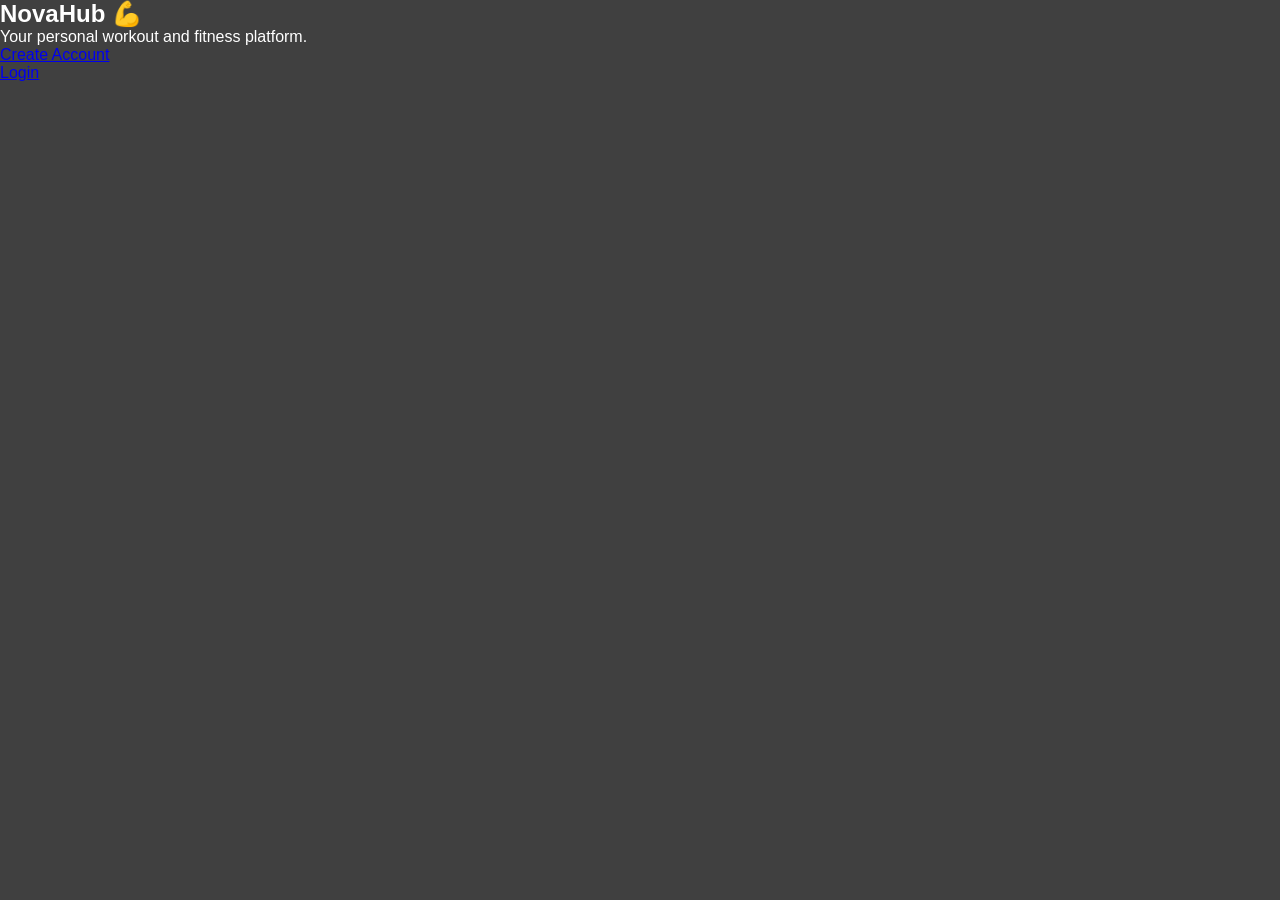
<file: index.html>
<!DOCTYPE html>
<html>

<head>

<title>NovaHub</title>

<link rel="stylesheet" href="style.css">

</head>


<body>


<section class="hero">


<h1>
NovaHub 💪
</h1>


<p>
Your personal workout and fitness platform.
</p>



<a class="btn" href="signup.html">
Create Account
</a>


<br>


<a class="btn" href="login.html">
Login
</a>



</section>



</body>

</html>
</file>
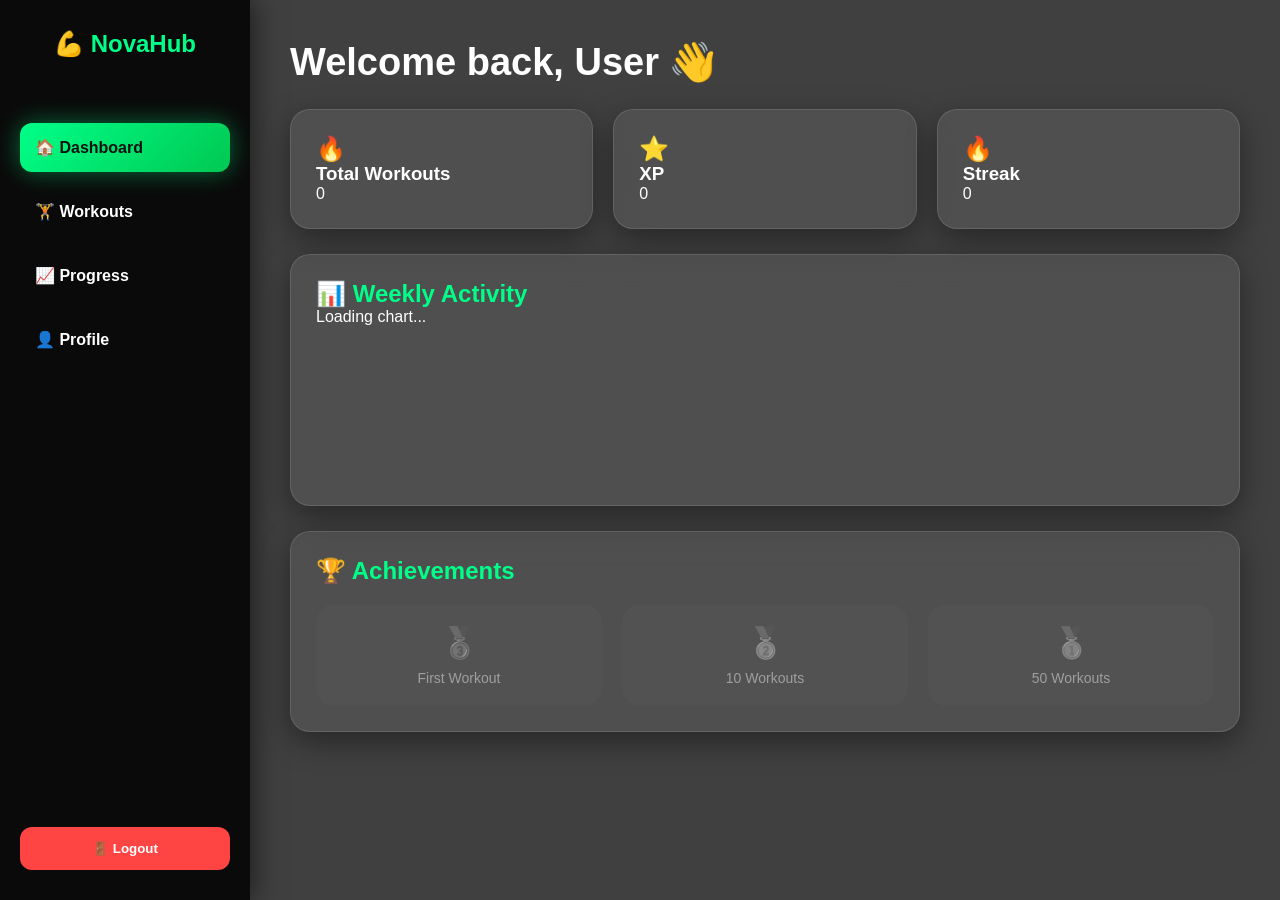
<file: dashboard.html>
<!DOCTYPE html>
<html lang="en">

<head>

<meta charset="UTF-8">

<meta name="viewport" content="width=device-width, initial-scale=1.0">

<title>NovaHub Dashboard</title>

<link rel="stylesheet" href="style.css">

</head>


<body>


<div class="dashboard">



<!-- SIDEBAR -->

<aside class="sidebar">


<h2>💪 NovaHub</h2>



<nav>


<a href="dashboard.html">
🏠 Dashboard
</a>


<a href="workouts.html">
🏋️ Workouts
</a>


<a href="progress.html">
📈 Progress
</a>


<a href="profile.html">
👤 Profile
</a>


</nav>



<button onclick="logout()">

🚪 Logout

</button>



</aside>







<!-- PAGE CONTENT -->

<main class="content">



<h1>
Welcome back,
<span id="username">
User
</span>
👋
</h1>



<section class="cards">


<div class="card">

<h2>🔥</h2>

<h3>Total Workouts</h3>

<p id="workoutCount">
0
</p>

</div>



<div class="card">

<h2>⭐</h2>

<h3>XP</h3>

<p id="points">
0
</p>

</div>




<div class="card">

<h2>🔥</h2>

<h3>Streak</h3>

<p id="streakCount">
0
</p>

</div>


</section>





<section class="card full-card">


<h2>
📊 Weekly Activity
</h2>


<div class="chart-container">


<p id="chartLoading">
Loading chart...
</p>


<canvas id="weeklyChart"></canvas>


</div>


</section>







<section class="card full-card">


<h2>
🏆 Achievements
</h2>


<div class="achievement-grid">


<div class="badge locked">
🥉
<span>
First Workout
</span>
</div>



<div class="badge locked">
🥈
<span>
10 Workouts
</span>
</div>



<div class="badge locked">
🥇
<span>
50 Workouts
</span>
</div>



</div>


</section>





</main>



</div>





<script src="dashboard.js"></script>

<script src="sidebar.js"></script>


</body>

</html>
</file>
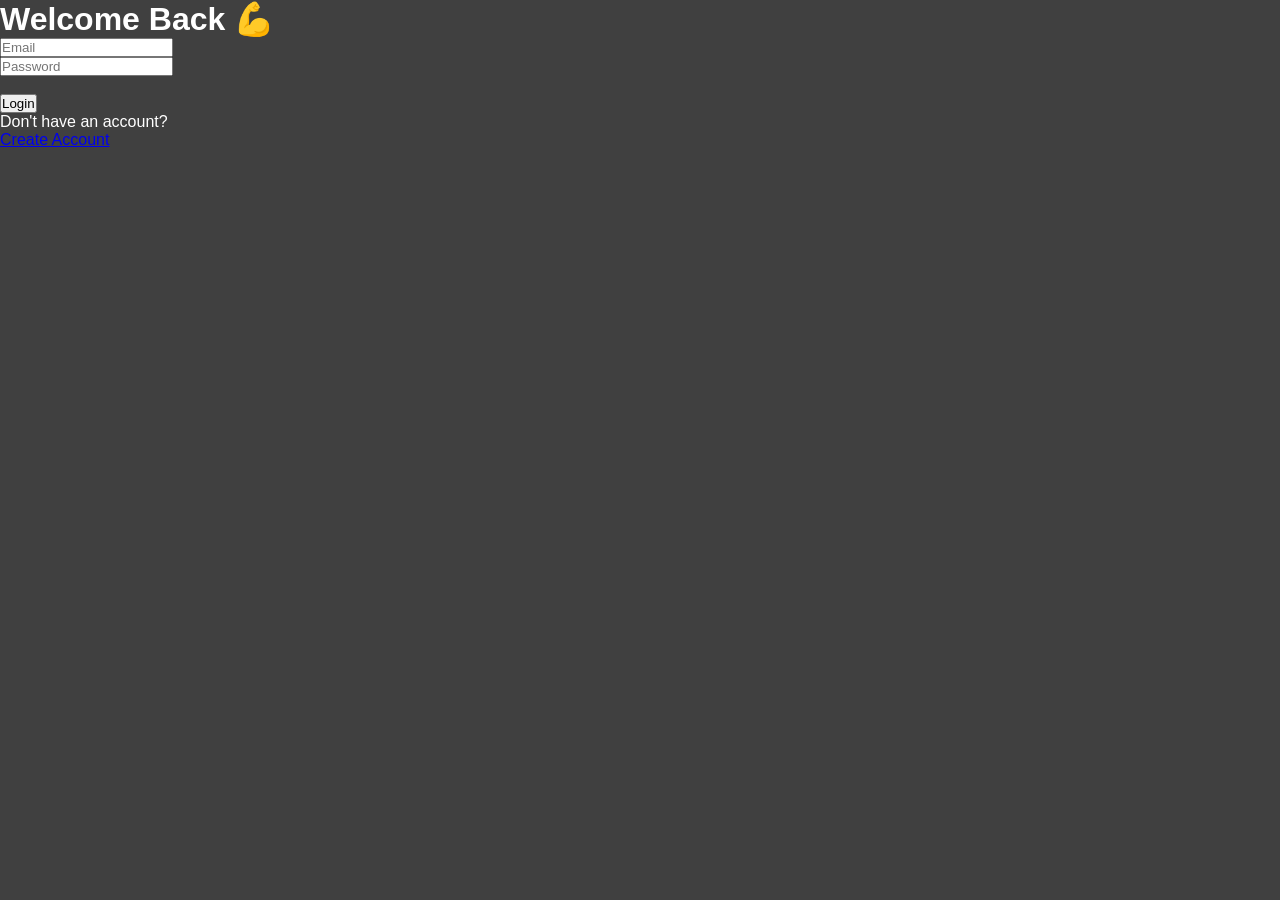
<file: login.html>
<!DOCTYPE html>
<html>

<head>

<title>NovaHub Login</title>

<link rel="stylesheet" href="style.css">

</head>


<body>


<div class="auth-page">


<div class="auth-box">


<h1>
Welcome Back 💪
</h1>



<input 
id="email"
type="email"
placeholder="Email"
>



<br>


<input 
id="password"
type="password"
placeholder="Password"
>



<br><br>


<button onclick="login()">
Login
</button>



<p>
Don't have an account?
</p>


<a href="signup.html">
Create Account
</a>



</div>


</div>



<script src="login.js"></script>


</body>

</html>
</file>
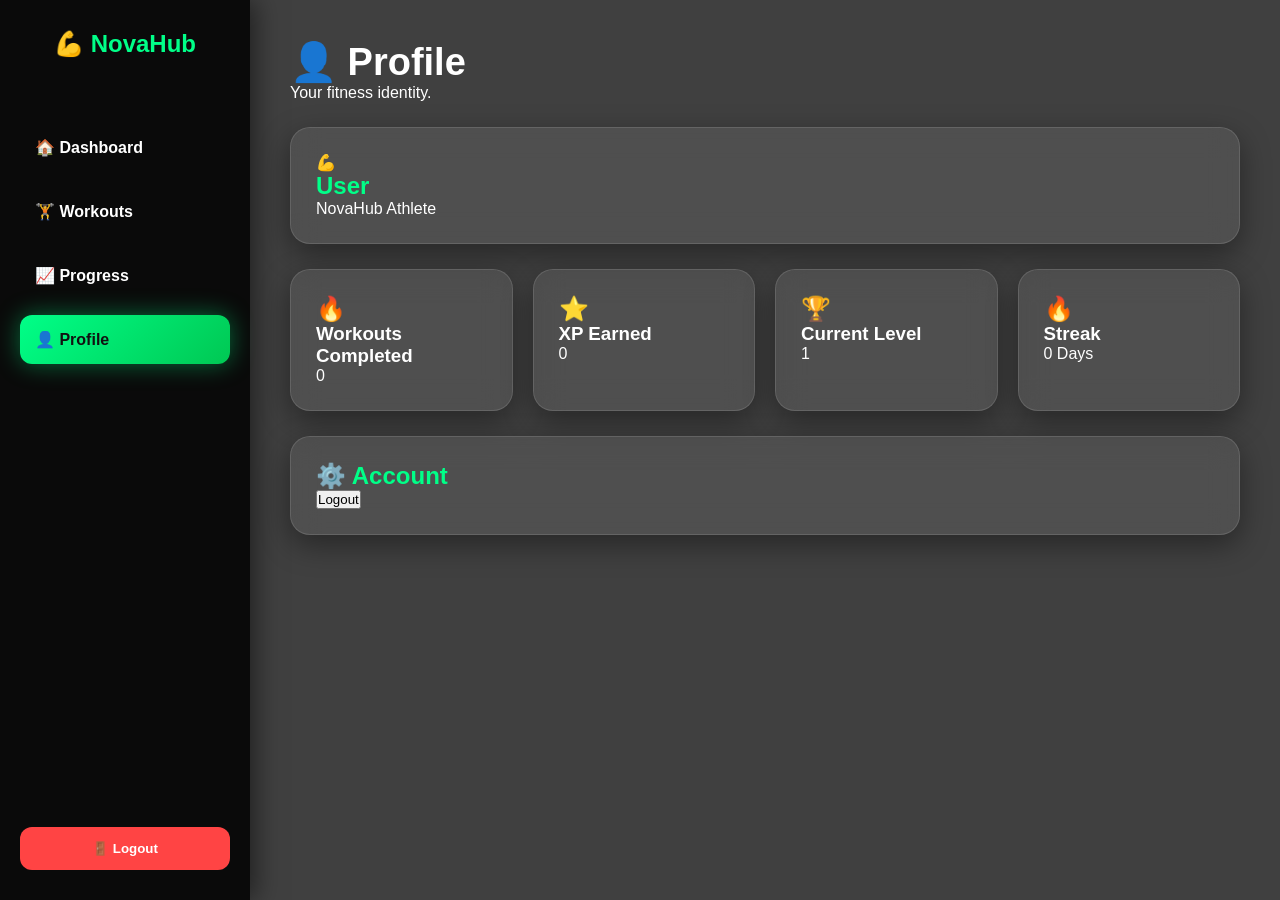
<file: profile.html>
<!DOCTYPE html>
<html lang="en">

<head>

<meta charset="UTF-8">

<meta name="viewport" content="width=device-width, initial-scale=1.0">

<title>NovaHub Profile</title>

<link rel="stylesheet" href="style.css">

</head>


<body>


<div class="dashboard">





<!-- SIDEBAR -->


<aside class="sidebar">


<h2>💪 NovaHub</h2>



<nav>


<a href="dashboard.html">
🏠 Dashboard
</a>



<a href="workouts.html">
🏋️ Workouts
</a>



<a href="progress.html">
📈 Progress
</a>



<a href="profile.html">
👤 Profile
</a>



</nav>



<button onclick="logout()">

🚪 Logout

</button>



</aside>








<!-- PROFILE CONTENT -->


<main class="content">



<h1>
👤 Profile
</h1>


<p>
Your fitness identity.
</p>








<section class="card profile-card">



<div class="profile-icon">

💪

</div>




<h2 id="profileName">

User

</h2>



<p>
NovaHub Athlete
</p>



</section>








<section class="cards">



<div class="card">

<h2>🔥</h2>

<h3>
Workouts Completed
</h3>


<p id="profileWorkouts">

0

</p>


</div>







<div class="card">

<h2>⭐</h2>

<h3>
XP Earned
</h3>


<p id="profileXP">

0

</p>


</div>







<div class="card">

<h2>🏆</h2>

<h3>
Current Level
</h3>


<p id="profileLevel">

1

</p>


</div>







<div class="card">

<h2>🔥</h2>

<h3>
Streak
</h3>


<p id="profileStreak">

0 Days

</p>


</div>



</section>









<section class="card full-card">


<h2>
⚙️ Account
</h2>


<button onclick="logout()">

Logout

</button>


</section>







</main>




</div>







<script src="profile.js"></script>

<script src="sidebar.js"></script>


</body>

</html>
</file>
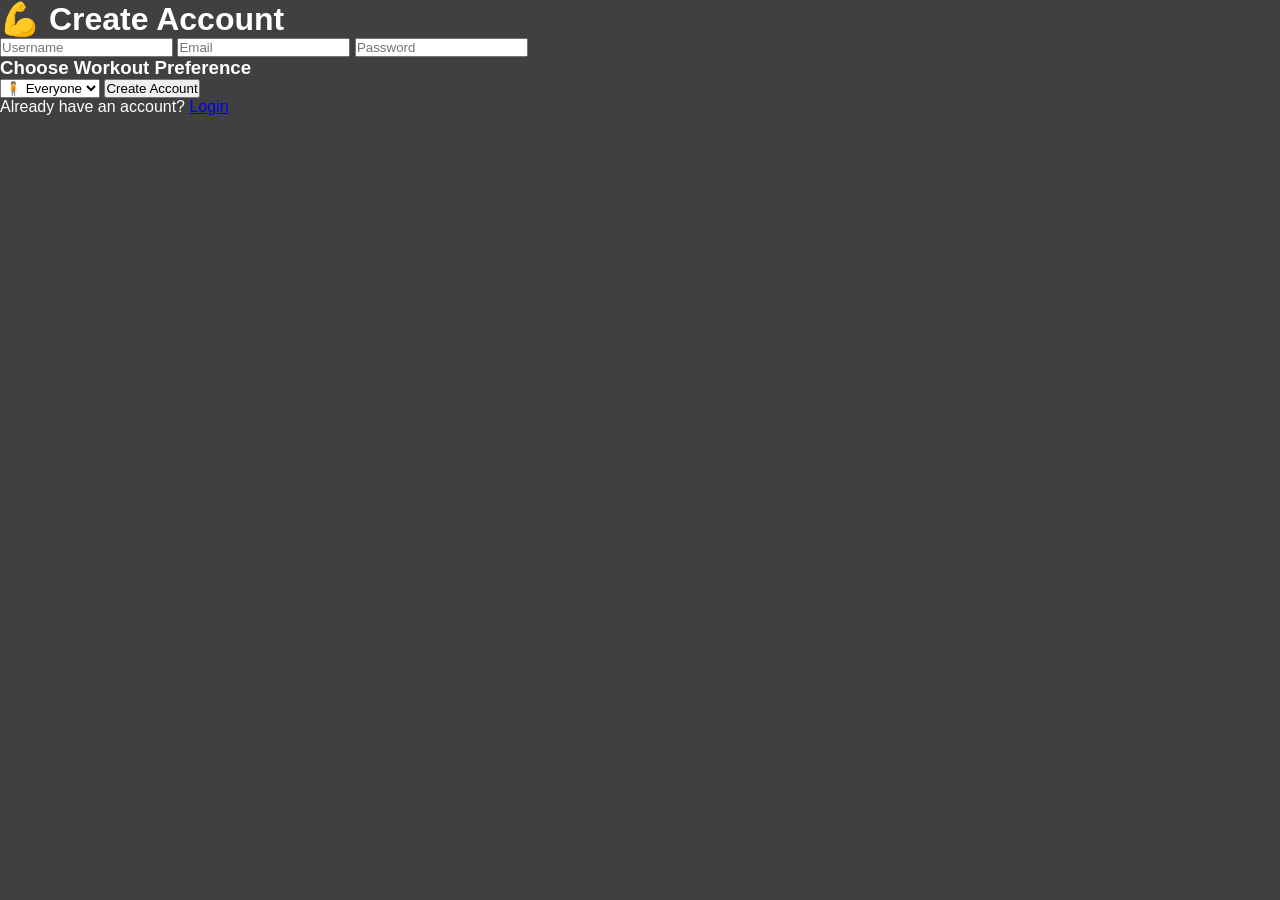
<file: signup.html>
<!DOCTYPE html>
<html lang="en">

<head>

<meta charset="UTF-8">

<meta name="viewport" content="width=device-width, initial-scale=1.0">

<title>NovaHub Signup</title>

<link rel="stylesheet" href="style.css">

</head>


<body>


<div class="auth-box">


<h1>
💪 Create Account
</h1>



<input 
type="text"
id="username"
placeholder="Username"
>



<input 
type="email"
id="email"
placeholder="Email"
>



<input 
type="password"
id="password"
placeholder="Password"
>




<h3>
Choose Workout Preference
</h3>


<select id="gender">


<option value="both">
🧍 Everyone
</option>


<option value="male">
👨 Male
</option>


<option value="female">
👩 Female
</option>


</select>






<button onclick="signup()">

Create Account

</button>





<p>

Already have an account?

<a href="login.html">
Login
</a>

</p>



</div>






<script src="signup.js"></script>


</body>

</html>
</file>
<file: style.css>
/* =====================================
   NOVAHUB COMPLETE STYLE CSS
===================================== */


*{

    margin:0;
    padding:0;
    box-sizing:border-box;
    font-family:Arial, Helvetica, sans-serif;

}



body{

    background:

    linear-gradient(
    rgba(0,0,0,.75),
    rgba(0,0,0,.75)
    ),

    url("https://images.unsplash.com/photo-1534438327276-14e5300c3a48?auto=format&fit=crop&w=1600&q=80");


    background-size:cover;

    background-position:center;

    background-attachment:fixed;

    color:white;

}





/* =========================
   DASHBOARD LAYOUT
========================= */


.dashboard{

    display:flex;

    min-height:100vh;

}





/* =========================
   SIDEBAR
========================= */


.sidebar{

    width:250px;

    background:rgba(0,0,0,.85);

    padding:30px 20px;

    display:flex;

    flex-direction:column;

    gap:15px;

    box-shadow:5px 0 25px rgba(0,0,0,.5);

}



.sidebar h2{

    text-align:center;

    color:#00ff88;

    margin-bottom:30px;

}



.sidebar a{

    color:white;

    text-decoration:none;

    padding:14px;

    border-radius:12px;

    transition:.3s;

    font-weight:bold;

}



.sidebar a:hover{

    background:#00ff88;

    color:#111;

}





/* ACTIVE PAGE */


.sidebar a.active{

    background:

    linear-gradient(
    135deg,
    #00ff88,
    #00c853
    );

    color:#111;

    box-shadow:

    0 0 25px rgba(0,255,136,.4);

}






.sidebar button{

    margin-top:auto;

    padding:14px;

    border:none;

    border-radius:12px;

    background:#ff4444;

    color:white;

    cursor:pointer;

    font-weight:bold;

}



.sidebar button:hover{

    background:#ff2222;

}







/* =========================
   CONTENT
========================= */


.content{

    flex:1;

    padding:40px;

    animation:fade .8s;

}



.content h1{

    font-size:38px;

}



#currentDate{

    color:#bbb;

    margin-top:10px;

}



#quote{

    color:#00ff88;

    margin:20px 0;

    font-style:italic;

}






/* =========================
   CARDS
========================= */


.cards{

    display:grid;

    grid-template-columns:

    repeat(auto-fit,minmax(220px,1fr));

    gap:20px;

}



.card{

    background:

    rgba(255,255,255,.08);


    backdrop-filter:blur(15px);


    border-radius:20px;


    padding:25px;


    border:

    1px solid rgba(255,255,255,.12);


    box-shadow:

    0 10px 30px rgba(0,0,0,.4);


    margin-top:25px;


    transition:.3s;

}



.card:hover{

    transform:translateY(-8px);

    box-shadow:

    0 15px 35px rgba(0,255,136,.2);

}



.card h2{

    color:#00ff88;

}



.full-card{

    width:100%;

}






/* =========================
   PROGRESS BARS
========================= */


.progress-container{

    width:100%;

    height:18px;

    background:#222;

    border-radius:20px;

    overflow:hidden;

    margin:20px 0;

}



.progress-fill{

    height:100%;

    width:0%;

    background:

    linear-gradient(
    90deg,
    #00ff88,
    #00c853
    );


    transition:1s;

}







/* =========================
   ACHIEVEMENTS
========================= */


.achievement-grid{


    display:grid;

    grid-template-columns:

    repeat(auto-fit,minmax(130px,1fr));

    gap:20px;

    margin-top:20px;

}




.badge{

    padding:20px;

    text-align:center;

    border-radius:18px;

    font-size:30px;

    transition:.3s;

}



.badge span{

    display:block;

    font-size:14px;

    margin-top:10px;

}




/* LOCKED */


.badge.locked{

    background:

    rgba(255,255,255,.05);


    opacity:.45;


    filter:grayscale(100%);


}




/* UNLOCKED */


.badge.unlocked{


    background:

    rgba(0,255,136,.2);


    border:

    2px solid #00ff88;


    box-shadow:

    0 0 25px rgba(0,255,136,.3);


    filter:none;


    opacity:1;

}



.badge:hover{

    transform:scale(1.08);

}







/* =========================
   CHART
========================= */


canvas{

    max-height:350px;

}






/* =========================
   FOOTER
========================= */


.dashboard-footer{

    text-align:center;

    margin-top:40px;

    padding:20px;

    color:#aaa;

}








/* =========================
   ANIMATION
========================= */


@keyframes fade{


from{

opacity:0;

transform:translateY(20px);

}


to{

opacity:1;

transform:translateY(0);

}


}






/* =========================
   MOBILE
========================= */


@media(max-width:900px){


.dashboard{

    flex-direction:column;

}



.sidebar{

    width:100%;

}



.content{

    padding:20px;

}



.cards{

    grid-template-columns:1fr;

}



}



@media(max-width:500px){


.content h1{

    font-size:28px;

}



.achievement-grid{

    grid-template-columns:1fr 1fr;

}


}
/* =========================
   WORKOUT PAGE FIX
========================= */


.content{

    flex:1;

    width:100%;

}




.workout-grid{

    display:grid;

    grid-template-columns:
    repeat(3, 1fr);

    gap:25px;

    margin-top:30px;

}





.workout-card{

    background:rgba(255,255,255,.08);

    backdrop-filter:blur(12px);

    border-radius:20px;

    padding:20px;

    text-align:center;

    border:1px solid rgba(255,255,255,.1);

    transition:.3s;

}





.workout-card:hover{

    transform:translateY(-8px);

    box-shadow:0 10px 30px rgba(0,255,136,.25);

}





.workout-card img{

    width:100%;

    height:180px;

    object-fit:cover;

    border-radius:15px;

}





.workout-card h3{

    margin:15px 0;

    color:#00ff88;

}





.workout-card p{

    margin:8px;

}





#searchWorkout{

    width:100%;

    padding:15px;

    border-radius:12px;

    border:none;

    outline:none;

    font-size:16px;

}





@media(max-width:900px){


.workout-grid{

    grid-template-columns:repeat(2,1fr);

}


}



@media(max-width:600px){


.workout-grid{

    grid-template-columns:1fr;

}


}
/* =========================
   SIDEBAR SPACING FIX
========================= */


.sidebar{

    display:flex;

    flex-direction:column;

    height:100vh;

    position:sticky;

    top:0;

}



.sidebar nav{

    display:flex;

    flex-direction:column;

    gap:15px;

    margin-top:20px;

}



.sidebar a{

    display:block;

    padding:15px;

    border-radius:12px;

}



.sidebar button{

    margin-top:auto;

}
/* =========================
   BIGGER WORKOUT BUTTONS
========================= */


.session-buttons button,
.complete-btn{


    padding:18px 35px;


    font-size:20px;


    font-weight:bold;


    border-radius:15px;


    cursor:pointer;


    transition:.3s;


}



.session-buttons button:hover,
.complete-btn:hover{


    transform:scale(1.08);


}





.complete-btn{


    width:100%;


    margin-top:25px;


    padding:22px;


    font-size:22px;


}
</file>
